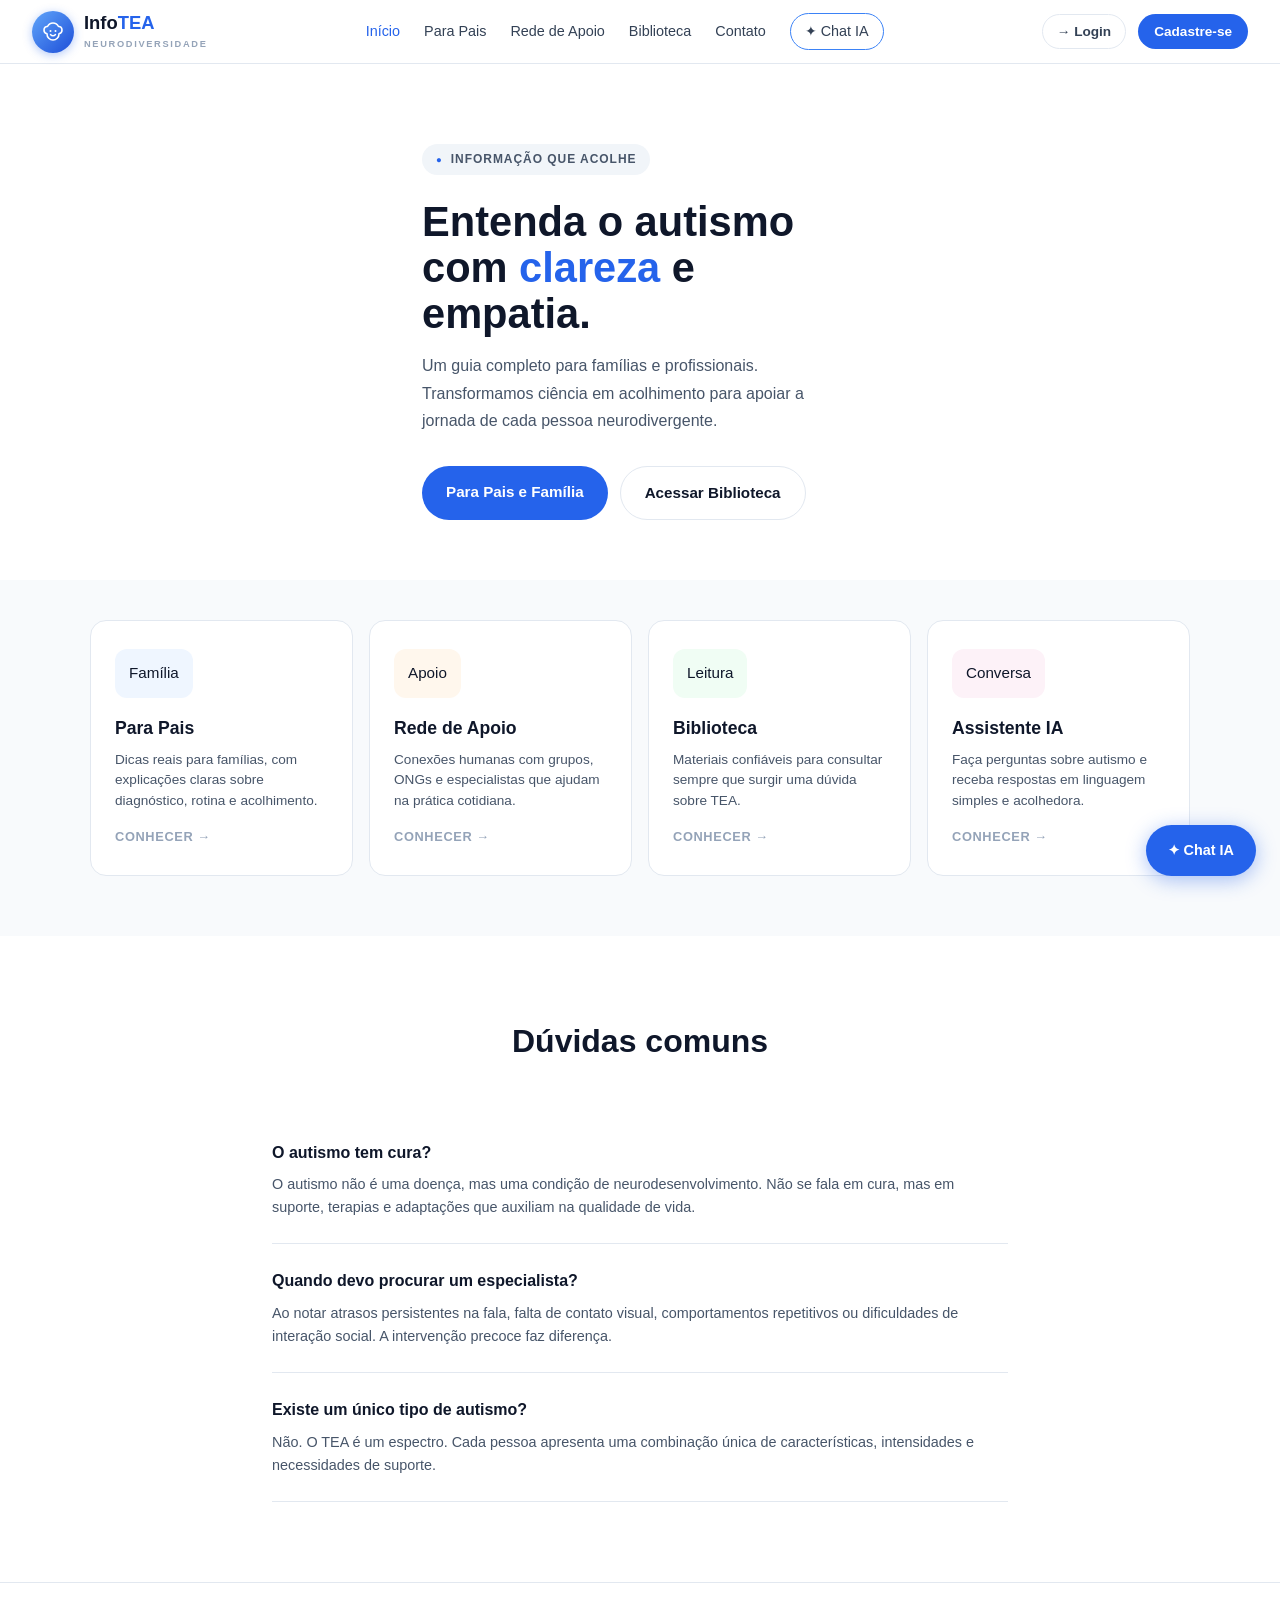
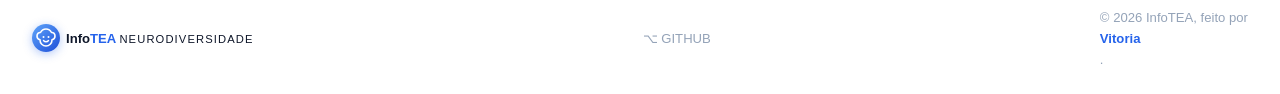
<file: index.html>
﻿<!DOCTYPE html>
<html lang="pt-BR">
<head>
  <meta charset="UTF-8"/>
  <meta name="viewport" content="width=device-width, initial-scale=1.0"/>
  <title>InfoTEA - Neurodiversidade</title>
  <link rel="stylesheet" href="css/novo-style.css"/>
</head>
<body>

<!-- ═════════════════════ NAVBAR ═════════════════════ -->
<nav>
  <a class="nav-logo" href="#" onclick="showPage('home')">
    <div class="nav-logo-icon">
      <svg viewBox="0 0 24 24" fill="none" xmlns="http://www.w3.org/2000/svg">
        <path d="M12 3C9.5 3 7.5 4.5 6.5 6.5C5 6.2 3 7.5 3 10C3 12 4.5 13.5 6 13.8V14C6 17.3 8.7 20 12 20C15.3 20 18 17.3 18 14V13.8C19.5 13.5 21 12 21 10C21 7.5 19 6.2 17.5 6.5C16.5 4.5 14.5 3 12 3Z" stroke="white" stroke-width="1.6" stroke-linejoin="round"/>
        <circle cx="9.5" cy="11" r="1" fill="white"/>
        <circle cx="14.5" cy="11" r="1" fill="white"/>
        <path d="M9.5 14.5C10.2 15.4 11 15.8 12 15.8C13 15.8 13.8 15.4 14.5 14.5" stroke="white" stroke-width="1.4" stroke-linecap="round"/>
      </svg>
    </div>
    <div>
      <span class="nav-logo-text">Info<span>TEA</span></span>
      <span class="nav-logo-sub">Neurodiversidade</span>
    </div>
  </a>

  <div class="nav-links" id="navLinks">
    <a href="#" onclick="showPage('home')" class="active" id="nav-home">Início</a>
    <a href="#" onclick="showPage('pais')" id="nav-pais">Para Pais</a>
    <a href="#" onclick="showPage('rede')" id="nav-rede">Rede de Apoio</a>
    <a href="#" onclick="showPage('biblioteca')" id="nav-bib">Biblioteca</a>
    <a href="#" onclick="showPage('contato')" id="nav-contato">Contato</a>
    <a href="#" onclick="showPage('chat')" class="nav-chat" id="nav-chat">✦ Chat IA</a>
    <a href="#" onclick="showPage('login')" class="btn-login" id="nav-login" style="display:none;">→ Login</a>
    <a href="#" onclick="showPage('cadastro')" class="btn-cad" id="nav-cad" style="display:none;">Cadastre-se</a>
  </div>

  <div class="nav-actions" id="navActions">
    <a href="#" onclick="showPage('login')" class="btn-login" id="nav-login2">→ Login</a>
    <a href="#" onclick="showPage('cadastro')" class="btn-cad" id="nav-cad2">Cadastre-se</a>
  </div>

  <div class="nav-user" id="userGreeting" style="display:none;">
    Olá, <span id="userNameDisplay"></span>
  </div>

  <button class="nav-mobile-toggle" onclick="toggleNav()">☰</button>
</nav>

<!-- ═════════════════════ HOME ═════════════════════ -->
<div class="page active" id="page-home">
  <div class="hero">
    <div class="hero-tag">Informação que acolhe</div>
    <div class="home-toast" id="home-toast">Bem-vindo(a)! Estamos felizes por você estar aqui.</div>
    <h1>Entenda o autismo com <span class="accent">clareza</span> e empatia.</h1>
    <p>Um guia completo para famílias e profissionais. Transformamos ciência em acolhimento para apoiar a jornada de cada pessoa neurodivergente.</p>
    <div class="hero-btns">
      <a href="#" class="btn-primary" onclick="showPage('pais')">Para Pais e Família</a>
      <a href="#" class="btn-secondary" onclick="showPage('biblioteca')">Acessar Biblioteca</a>
    </div>
  </div>

  <div class="cards-section">
    <div class="cards-grid">
      <div class="card" onclick="showPage('pais')">
        <div class="card-icon blue">Família</div>
        <h3>Para Pais</h3>
        <p>Dicas reais para famílias, com explicações claras sobre diagnóstico, rotina e acolhimento.</p>
        <div class="card-link">CONHECER →</div>
      </div>
      <div class="card" onclick="showPage('rede')">
        <div class="card-icon orange">Apoio</div>
        <h3>Rede de Apoio</h3>
        <p>Conexões humanas com grupos, ONGs e especialistas que ajudam na prática cotidiana.</p>
        <div class="card-link">CONHECER →</div>
      </div>
      <div class="card" onclick="showPage('biblioteca')">
        <div class="card-icon teal">Leitura</div>
        <h3>Biblioteca</h3>
        <p>Materiais confiáveis para consultar sempre que surgir uma dúvida sobre TEA.</p>
        <div class="card-link">CONHECER →</div>
      </div>
      <div class="card" onclick="showPage('chat')">
        <div class="card-icon pink">Conversa</div>
        <h3>Assistente IA</h3>
        <p>Faça perguntas sobre autismo e receba respostas em linguagem simples e acolhedora.</p>
        <div class="card-link">CONHECER →</div>
      </div>
    </div>
  </div>

  <div class="faq-section">
    <h2>Dúvidas comuns</h2>
    <div class="faq-item">
      <h4>O autismo tem cura?</h4>
      <p>O autismo não é uma doença, mas uma condição de neurodesenvolvimento. Não se fala em cura, mas em suporte, terapias e adaptações que auxiliam na qualidade de vida.</p>
    </div>
    <div class="faq-item">
      <h4>Quando devo procurar um especialista?</h4>
      <p>Ao notar atrasos persistentes na fala, falta de contato visual, comportamentos repetitivos ou dificuldades de interação social. A intervenção precoce faz diferença.</p>
    </div>
    <div class="faq-item">
      <h4>Existe um único tipo de autismo?</h4>
      <p>Não. O TEA é um espectro. Cada pessoa apresenta uma combinação única de características, intensidades e necessidades de suporte.</p>
    </div>
  </div>

  <footer>
    <a href="#" onclick="showPage('home')">
      <div class="nav-logo-icon" style="width:28px;height:28px;"><svg viewBox="0 0 24 24" fill="none"><path d="M12 3C9.5 3 7.5 4.5 6.5 6.5C5 6.2 3 7.5 3 10C3 12 4.5 13.5 6 13.8V14C6 17.3 8.7 20 12 20C15.3 20 18 17.3 18 14V13.8C19.5 13.5 21 12 21 10C21 7.5 19 6.2 17.5 6.5C16.5 4.5 14.5 3 12 3Z" stroke="white" stroke-width="1.6" stroke-linejoin="round"/><circle cx="9.5" cy="11" r="1" fill="white"/><circle cx="14.5" cy="11" r="1" fill="white"/><path d="M9.5 14.5C10.2 15.4 11 15.8 12 15.8C13 15.8 13.8 15.4 14.5 14.5" stroke="white" stroke-width="1.4" stroke-linecap="round"/></svg></div>
      <span style="font-weight:700;color:var(--navy);">Info<span style="color:var(--blue);">TEA</span> <span style="font-weight:400;font-size:0.7rem;letter-spacing:.1em;">NEURODIVERSIDADE</span></span>
    </a>
    <a href="https://github.com/Vitoria1705?tab=repositories" target="_blank">⌥ GITHUB</a>
    <span>© 2026 InfoTEA, feito por <a href="https://github.com/Vitoria1705?tab=repositories" target="_blank" style="color:var(--blue);font-weight:600;">Vitoria</a>.</span>
  </footer>
</div>

<!-- ═════════════════════ PARA PAIS ═════════════════════ -->
<div class="page" id="page-pais">
  <div class="section-hero">
    <h1>Para pais e família</h1>
    <p>Acolher é o primeiro passo do cuidado. Reunimos as informações mais importantes que toda família precisa saber para apoiar uma criança ou adolescente no espectro autista.</p>
  </div>

  <div class="slides-wrapper">
    <div class="slide-card active" id="slide-0">
      <div class="slide-num">01 / 06</div>
      <h2>Sinais de alerta</h2>
      <p class="slide-sub">O que observar no comportamento do seu filho desde os primeiros meses.</p>
      <ul>
        <li>Pouco ou nenhum contato visual quando chamado pelo nome.</li>
        <li>Atraso na fala ou perda de palavras já aprendidas.</li>
        <li>Movimentos repetitivos (balançar mãos, girar objetos, alinhar brinquedos).</li>
        <li>Reações intensas a sons, luzes, texturas ou cheiros.</li>
        <li>Dificuldade em brincar de faz-de-conta ou em interagir com outras crianças.</li>
      </ul>
      <div class="slide-nav">
        <button disabled>← Anterior</button>
        <span class="slide-progress">1 de 6</span>
        <button onclick="nextSlide()">Próximo →</button>
      </div>
    </div>

    <div class="slide-card" id="slide-1">
      <div class="slide-num">02 / 06</div>
      <h2>Como buscar o diagnóstico</h2>
      <p class="slide-sub">O caminho até um laudo confiável envolve uma equipe multidisciplinar.</p>
      <ul>
        <li>Comece pelo pediatra, peça uma avaliação do desenvolvimento.</li>
        <li>Procure um neuropediatra, psiquiatra infantil ou neuropsicólogo.</li>
        <li>Avaliações complementares: fonoaudiologia, terapia ocupacional e psicologia.</li>
        <li>Não existe exame de sangue ou imagem que diagnostique TEA, o diagnóstico é clínico.</li>
        <li>Quanto mais cedo iniciar o suporte, melhores os resultados.</li>
      </ul>
      <div class="slide-nav">
        <button onclick="prevSlide()">← Anterior</button>
        <span class="slide-progress">2 de 6</span>
        <button onclick="nextSlide()">Próximo →</button>
      </div>
    </div>

    <div class="slide-card" id="slide-2">
      <div class="slide-num">03 / 06</div>
      <h2>Rotina em casa</h2>
      <p class="slide-sub">Previsibilidade reduz a ansiedade e dá segurança à criança.</p>
      <ul>
        <li>Use quadros visuais com a sequência do dia (acordar, escola, almoço, terapia).</li>
        <li>Antecipe mudanças: avise antes de sair, trocar de atividade ou receber visita.</li>
        <li>Crie um cantinho de regulação com itens sensoriais (almofadas, fones, brinquedos).</li>
        <li>Reforce as conquistas com elogios concretos: "Você guardou os brinquedos sozinho!"</li>
        <li>Cuide do ambiente sensorial: luzes amenas, sons controlados, roupas confortáveis.</li>
      </ul>
      <div class="slide-nav">
        <button onclick="prevSlide()">← Anterior</button>
        <span class="slide-progress">3 de 6</span>
        <button onclick="nextSlide()">Próximo →</button>
      </div>
    </div>

    <div class="slide-card" id="slide-3">
      <div class="slide-num">04 / 06</div>
      <h2>Direitos garantidos por lei</h2>
      <p class="slide-sub">Conhecer a legislação é parte do cuidado.</p>
      <ul>
        <li>Lei 12.764/2012 (Berenice Piana): equipara a pessoa com TEA à pessoa com deficiência.</li>
        <li>Lei Brasileira de Inclusão (13.146/2015): garante acessibilidade e inclusão.</li>
        <li>Carteira de Identificação da Pessoa com TEA (CIPTEA): direito a prioridade em filas e atendimentos.</li>
        <li>BPC/LOAS: benefício para famílias de baixa renda.</li>
        <li>Cobertura obrigatória por planos de saúde de terapias como ABA, fono, TO e psicologia.</li>
      </ul>
      <div class="slide-nav">
        <button onclick="prevSlide()">← Anterior</button>
        <span class="slide-progress">4 de 6</span>
        <button onclick="nextSlide()">Próximo →</button>
      </div>
    </div>

    <div class="slide-card" id="slide-4">
      <div class="slide-num">05 / 06</div>
      <h2>Escola inclusiva</h2>
      <p class="slide-sub">A escola é um direito, e adaptações são obrigatórias.</p>
      <ul>
        <li>Toda escola, pública ou privada, é obrigada a matricular crianças com TEA.</li>
        <li>Direito a profissional de apoio escolar quando necessário.</li>
        <li>Plano Educacional Individualizado (PEI) deve ser construído junto com a família.</li>
        <li>Avaliações e atividades podem ser adaptadas ao perfil do estudante.</li>
        <li>Mantenha diálogo aberto e frequente com professores e coordenação.</li>
      </ul>
      <div class="slide-nav">
        <button onclick="prevSlide()">← Anterior</button>
        <span class="slide-progress">5 de 6</span>
        <button onclick="nextSlide()">Próximo →</button>
      </div>
    </div>

    <div class="slide-card" id="slide-5">
      <div class="slide-num">06 / 06</div>
      <h2>Cuidando de quem cuida</h2>
      <p class="slide-sub">Você não precisa (e não deve) dar conta de tudo sozinho.</p>
      <ul>
        <li>Reserve momentos só para você, não é egoísmo, é sustentabilidade.</li>
        <li>Procure grupos de pais: trocar experiências alivia e ensina.</li>
        <li>Considere acompanhamento psicológico para a família toda.</li>
        <li>Divida tarefas com parceiro(a), familiares e rede de apoio.</li>
        <li>Lembre-se: criança regulada nasce de adulto regulado.</li>
      </ul>
      <div class="slide-nav">
        <button onclick="prevSlide()">← Anterior</button>
        <span class="slide-progress">6 de 6</span>
        <button disabled>Próximo →</button>
      </div>
    </div>
  </div>

  <footer>
    <a href="#" onclick="showPage('home')">
      <div class="nav-logo-icon" style="width:28px;height:28px;"><svg viewBox="0 0 24 24" fill="none"><path d="M12 3C9.5 3 7.5 4.5 6.5 6.5C5 6.2 3 7.5 3 10C3 12 4.5 13.5 6 13.8V14C6 17.3 8.7 20 12 20C15.3 20 18 17.3 18 14V13.8C19.5 13.5 21 12 21 10C21 7.5 19 6.2 17.5 6.5C16.5 4.5 14.5 3 12 3Z" stroke="white" stroke-width="1.6" stroke-linejoin="round"/><circle cx="9.5" cy="11" r="1" fill="white"/><circle cx="14.5" cy="11" r="1" fill="white"/><path d="M9.5 14.5C10.2 15.4 11 15.8 12 15.8C13 15.8 13.8 15.4 14.5 14.5" stroke="white" stroke-width="1.4" stroke-linecap="round"/></svg></div>
      <span style="font-weight:700;color:var(--navy);">Info<span style="color:var(--blue);">TEA</span></span>
    </a>
    <a href="https://github.com/Vitoria1705?tab=repositories" target="_blank">⌥ GITHUB</a>
    <span>© 2026 InfoTEA, feito por <a href="https://github.com/Vitoria1705?tab=repositories" target="_blank" style="color:var(--blue);font-weight:600;">Vitoria</a>.</span>
  </footer>
</div>

<!-- ═════════════════════ REDE DE APOIO ═════════════════════ -->
<div class="page" id="page-rede">
  <div class="rede-hero">
    <h1>Rede de apoio</h1>
    <p style="color:var(--gray-600)">Ninguém precisa caminhar sozinho. Conheça organizações, ONGs e movimentos que apoiam pessoas autistas e suas famílias em todo o Brasil.</p>
  </div>

  <div class="rede-grid">
    <div class="rede-card">
      <div class="rede-tag">ONG nacional</div>
      <h3>AMA - Associação de Amigos do Autista</h3>
      <p>Atendimento clínico, educacional e suporte às famílias desde 1983.</p>
      <div class="rede-loc">📍 São Paulo, SP</div>
      <a href="https://ama.org.br" target="_blank">ama.org.br ↗</a>
    </div>
    <div class="rede-card">
      <div class="rede-tag">Defesa de direitos</div>
      <h3>Abraça - Associação Brasileira para Ação por Direitos das Pessoas Autistas</h3>
      <p>Atuação política, jurídica e de conscientização sobre direitos das pessoas no espectro.</p>
      <div class="rede-loc">📍 Brasília, DF</div>
      <a href="https://abraca.autismobrasil.org" target="_blank">abraca.autismobrasil.org ↗</a>
    </div>
    <div class="rede-card">
      <div class="rede-tag">Pesquisa e genética</div>
      <h3>Tismoo</h3>
      <p>Pesquisa científica em autismo e medicina personalizada baseada em genética.</p>
      <div class="rede-loc">📍 São Paulo, SP</div>
      <a href="https://tismoo.us" target="_blank">tismoo.us ↗</a>
    </div>
    <div class="rede-card">
      <div class="rede-tag">Movimento social</div>
      <h3>Movimento Orgulho Autista Brasil</h3>
      <p>Pais, mães, autistas e profissionais unidos pela aceitação e inclusão.</p>
      <div class="rede-loc">📍 Nacional</div>
      <a href="https://moab.org.br" target="_blank">moab.org.br ↗</a>
    </div>
    <div class="rede-card">
      <div class="rede-tag">Educação inclusiva</div>
      <h3>Instituto Inclusão Brasil</h3>
      <p>Formação de professores e consultoria para escolas inclusivas.</p>
      <div class="rede-loc">📍 Rio de Janeiro, RJ</div>
      <a href="https://inclusaobrasil.org.br" target="_blank">inclusaobrasil.org.br ↗</a>
    </div>
    <div class="rede-card">
      <div class="rede-tag">Informação e formação</div>
      <h3>Autismo & Realidade</h3>
      <p>Cursos, materiais e capacitação para famílias e profissionais.</p>
      <div class="rede-loc">📍 São Paulo, SP</div>
      <a href="https://autismoerealidade.org.br" target="_blank">autismoerealidade.org.br ↗</a>
    </div>
  </div>

  <div class="cvv-box">
    <strong>Precisa de ajuda agora?</strong><br>
    CVV - Centro de Valorização da Vida atende gratuitamente todos os dias, 24h, pelo telefone <strong>188</strong>.
  </div>

  <div class="partner-box">
    <div class="partner-tag">🤝 FAÇA PARTE</div>
    <h2>Venha ser nosso parceiro</h2>
    <p>Sua organização, escola ou clínica também atua com pessoas autistas? Cadastre-se gratuitamente e amplie o alcance do seu trabalho conectando-se a famílias que precisam de apoio.</p>
    <a href="#" class="btn-dark" onclick="showPage('contato')">Cadastrar minha instituição →</a>
  </div>

  <footer>
    <a href="#" onclick="showPage('home')">
      <div class="nav-logo-icon" style="width:28px;height:28px;"><svg viewBox="0 0 24 24" fill="none"><path d="M12 3C9.5 3 7.5 4.5 6.5 6.5C5 6.2 3 7.5 3 10C3 12 4.5 13.5 6 13.8V14C6 17.3 8.7 20 12 20C15.3 20 18 17.3 18 14V13.8C19.5 13.5 21 12 21 10C21 7.5 19 6.2 17.5 6.5C16.5 4.5 14.5 3 12 3Z" stroke="white" stroke-width="1.6" stroke-linejoin="round"/><circle cx="9.5" cy="11" r="1" fill="white"/><circle cx="14.5" cy="11" r="1" fill="white"/><path d="M9.5 14.5C10.2 15.4 11 15.8 12 15.8C13 15.8 13.8 15.4 14.5 14.5" stroke="white" stroke-width="1.4" stroke-linecap="round"/></svg></div>
      <span style="font-weight:700;color:var(--navy);">Info<span style="color:var(--blue);">TEA</span></span>
    </a>
    <a href="https://github.com/Vitoria1705?tab=repositories" target="_blank">⌥ GITHUB</a>
    <span>© 2026 InfoTEA, feito por <a href="https://github.com/Vitoria1705?tab=repositories" target="_blank" style="color:var(--blue);font-weight:600;">Vitoria</a>.</span>
  </footer>
</div>

<!-- ═════════════════════ BIBLIOTECA ═════════════════════ -->
<div class="page" id="page-biblioteca">
  <div class="section-hero">
    <h1>Biblioteca</h1>
    <p>Materiais selecionados, sempre gratuitos. Cartilhas oficiais, artigos científicos, ebooks, vídeos e podcasts revisados pela nossa equipe para apoiar pais, educadores e profissionais.</p>
  </div>

  <div class="bib-grid">
    <div class="bib-card">
      <span class="bib-type type-cartilha">Cartilha oficial</span>
      <h3>Linha de Cuidado para a Atenção às Pessoas com TEA</h3>
      <p>Documento do Ministério da Saúde com orientações sobre identificação precoce, diagnóstico e cuidado integral no SUS.</p>
      <div class="bib-footer">
        <span class="bib-source">Ministério da Saúde</span>
        <a href="https://bvsms.saude.gov.br/bvs/publicacoes/linha_cuidado_atencao_pessoas_transtorno.pdf" target="_blank" class="bib-link">Acessar</a>
      </div>
    </div>
    <div class="bib-card">
      <span class="bib-type type-ebook">Ebook</span>
      <h3>Lei Brasileira de Inclusão (LBI) comentada</h3>
      <p>Versão acessível da Lei 13.146/2015, garantindo direitos da pessoa com deficiência, incluindo TEA.</p>
      <div class="bib-footer">
        <span class="bib-source">Senado Federal</span>
        <a href="https://www2.senado.leg.br/bdsf/handle/id/513623" target="_blank" class="bib-link">Acessar</a>
      </div>
    </div>
    <div class="bib-card">
      <span class="bib-type type-artigo">Artigo científico</span>
      <h3>Sinais precoces de TEA: revisão sistemática</h3>
      <p>Estudo de revisão sobre marcos do desenvolvimento e indicadores observáveis entre 0 e 36 meses.</p>
      <div class="bib-footer">
        <span class="bib-source">SciELO Brasil</span>
        <a href="https://www.scielo.br/j/csc/a/zKM3PLNS5BkBJ6JYCnSwS3w/?lang=pt" target="_blank" class="bib-link">Acessar</a>
      </div>
    </div>
    <div class="bib-card">
      <span class="bib-type type-manual">Manual escolar</span>
      <h3>A inclusão escolar de alunos com TEA</h3>
      <p>Orientações práticas para gestores, professores e famílias sobre o Plano Educacional Individualizado.</p>
      <div class="bib-footer">
        <span class="bib-source">MEC - Secadi</span>
        <a href="http://portal.mec.gov.br/secadi" target="_blank" class="bib-link">Acessar</a>
      </div>
    </div>
    <div class="bib-card">
      <span class="bib-type type-video">Vídeo (TED)</span>
      <h3>Como o autismo me libertou para ser eu mesma</h3>
      <p>Talk de Rosie King em português: a perspectiva de uma jovem autista sobre identidade e neurodiversidade.</p>
      <div class="bib-footer">
        <span class="bib-source">TED</span>
        <a href="https://www.ted.com/talks/rosie_king_how_autism_freed_me_to_be_myself?language=pt-br" target="_blank" class="bib-link">Acessar</a>
      </div>
    </div>
    <div class="bib-card">
      <span class="bib-type type-podcast">Podcast</span>
      <h3>Introvertendo - vozes autistas</h3>
      <p>Podcast feito por autistas com episódios sobre rotina, escola, trabalho, masking e direitos.</p>
      <div class="bib-footer">
        <span class="bib-source">Introvertendo</span>
        <a href="https://introvertendo.com.br/" target="_blank" class="bib-link">Acessar</a>
      </div>
    </div>
  </div>

  <p class="bib-suggest">Conhece algum material gratuito e confiável que poderia entrar nesta lista? <a href="#" onclick="showPage('contato')">Envie sua sugestão</a>.</p>

  <footer>
    <a href="#" onclick="showPage('home')">
      <div class="nav-logo-icon" style="width:28px;height:28px;"><svg viewBox="0 0 24 24" fill="none"><path d="M12 3C9.5 3 7.5 4.5 6.5 6.5C5 6.2 3 7.5 3 10C3 12 4.5 13.5 6 13.8V14C6 17.3 8.7 20 12 20C15.3 20 18 17.3 18 14V13.8C19.5 13.5 21 12 21 10C21 7.5 19 6.2 17.5 6.5C16.5 4.5 14.5 3 12 3Z" stroke="white" stroke-width="1.6" stroke-linejoin="round"/><circle cx="9.5" cy="11" r="1" fill="white"/><circle cx="14.5" cy="11" r="1" fill="white"/><path d="M9.5 14.5C10.2 15.4 11 15.8 12 15.8C13 15.8 13.8 15.4 14.5 14.5" stroke="white" stroke-width="1.4" stroke-linecap="round"/></svg></div>
      <span style="font-weight:700;color:var(--navy);">Info<span style="color:var(--blue);">TEA</span></span>
    </a>
    <a href="https://github.com/Vitoria1705?tab=repositories" target="_blank">⌥ GITHUB</a>
    <span>© 2026 InfoTEA, feito por <a href="https://github.com/Vitoria1705?tab=repositories" target="_blank" style="color:var(--blue);font-weight:600;">Vitoria</a>.</span>
  </footer>
</div>

<!-- ═════════════════════ CONTATO ═════════════════════ -->
<div class="page" id="page-contato">
  <div class="contato-wrapper">
    <h1>Contato</h1>
    <p>Fale com a InfoTEA. Dúvidas, sugestões de pauta, parcerias com ONGs ou pedidos de imprensa, respondemos em até 3 dias úteis.</p>
    <div class="contato-meta">
      <div class="contato-meta-item"><strong>Onde estamos</strong>São Luís, Maranhão</div>
    </div>
    <div class="form-group">
      <label>NOME</label>
      <input type="text" placeholder="Seu nome completo" id="c-nome"/>
    </div>
    <div class="form-group">
      <label>E-MAIL</label>
      <input type="email" placeholder="seu@email.com" id="c-email"/>
    </div>
    <div class="form-group">
      <label>ASSUNTO</label>
      <input type="text" placeholder="Assunto da mensagem" id="c-assunto"/>
    </div>
    <div class="form-group">
      <label>MENSAGEM</label>
      <textarea placeholder="Escreva sua mensagem aqui..." id="c-msg"></textarea>
    </div>
    <button class="btn-primary" style="width:100%;border-radius:10px;padding:14px;" onclick="enviarContato()">Enviar mensagem</button>
    <div class="form-success" id="form-ok">✓ Mensagem enviada! Responderemos em até 3 dias úteis.</div>
  </div>
  <footer>
    <a href="#" onclick="showPage('home')">
      <div class="nav-logo-icon" style="width:28px;height:28px;"><svg viewBox="0 0 24 24" fill="none"><path d="M12 3C9.5 3 7.5 4.5 6.5 6.5C5 6.2 3 7.5 3 10C3 12 4.5 13.5 6 13.8V14C6 17.3 8.7 20 12 20C15.3 20 18 17.3 18 14V13.8C19.5 13.5 21 12 21 10C21 7.5 19 6.2 17.5 6.5C16.5 4.5 14.5 3 12 3Z" stroke="white" stroke-width="1.6" stroke-linejoin="round"/><circle cx="9.5" cy="11" r="1" fill="white"/><circle cx="14.5" cy="11" r="1" fill="white"/><path d="M9.5 14.5C10.2 15.4 11 15.8 12 15.8C13 15.8 13.8 15.4 14.5 14.5" stroke="white" stroke-width="1.4" stroke-linecap="round"/></svg></div>
      <span style="font-weight:700;color:var(--navy);">Info<span style="color:var(--blue);">TEA</span></span>
    </a>
    <a href="https://github.com/Vitoria1705?tab=repositories" target="_blank">⌥ GITHUB</a>
    <span>© 2026 InfoTEA, feito por <a href="https://github.com/Vitoria1705?tab=repositories" target="_blank" style="color:var(--blue);font-weight:600;">Vitoria</a>.</span>
  </footer>
</div>

<!-- ═════════════════════ CHAT IA ═════════════════════ -->
<div class="page" id="page-chat">
  <div style="max-width:720px;margin:0 auto;padding:40px 2rem 80px;">
    <div style="text-align:center;margin-bottom:2rem;">
      <h1 style="font-size:1.8rem;font-weight:900;margin-bottom:.5rem;">Chat IA - Assistente InfoTEA</h1>
      <p style="color:var(--gray-600);font-size:.9rem;">Tire dúvidas sobre TEA em tempo real. Nossas respostas são baseadas em informações científicas, mas não substituem orientação médica.</p>
    </div>
    <div id="chat-messages" style="background:var(--gray-50);border:1px solid var(--gray-200);border-radius:var(--radius);padding:24px;min-height:360px;max-height:500px;overflow-y:auto;display:flex;flex-direction:column;gap:12px;">
      <div style="background:white;border:1px solid var(--gray-200);border-radius:12px;padding:14px 18px;max-width:85%;font-size:.9rem;color:var(--gray-700);">
        <strong style="color:var(--blue);display:block;margin-bottom:4px;font-size:.75rem;">✦ Assistente InfoTEA</strong>
        Olá! Sou o assistente virtual do InfoTEA. Posso responder dúvidas sobre autismo, sinais, diagnóstico, direitos legais, rotina e muito mais. Como posso te ajudar?
      </div>
    </div>
    <div style="display:flex;gap:10px;margin-top:12px;">
      <input id="chat-input" type="text" placeholder="Escreva sua dúvida sobre TEA..." 
        style="flex:1;padding:12px 16px;border:1.5px solid var(--gray-200);border-radius:30px;font-size:.9rem;outline:none;font-family:var(--font);"
        onkeydown="if(event.key==='Enter')sendChat()"
        onfocus="this.style.borderColor='var(--blue)'" onblur="this.style.borderColor='var(--gray-200)'"/>
      <button class="btn-primary" style="border-radius:30px;padding:12px 22px;" onclick="sendChat()">Enviar</button>
    </div>
    <div style="margin-top:12px;display:flex;gap:8px;flex-wrap:wrap;">
      <button onclick="quickChat('O que é TEA?')" style="background:var(--gray-100);border:none;border-radius:20px;padding:6px 14px;font-size:.8rem;cursor:pointer;color:var(--gray-700);">O que é TEA?</button>
      <button onclick="quickChat('Como percebo sinais de autismo em bebês?')" style="background:var(--gray-100);border:none;border-radius:20px;padding:6px 14px;font-size:.8rem;cursor:pointer;color:var(--gray-700);">Sinais em bebês</button>
      <button onclick="quickChat('Quais direitos tenho como pai ou mãe de criança autista?')" style="background:var(--gray-100);border:none;border-radius:20px;padding:6px 14px;font-size:.8rem;cursor:pointer;color:var(--gray-700);">Direitos e apoio</button>
    </div>
  </div>
</div>

<!-- ═════════════════════ LOGIN ═════════════════════ -->
<div class="page" id="page-login">
  <div class="auth-wrapper">
    <a href="#" class="auth-logo" onclick="showPage('home')">
      <div class="nav-logo-icon" style="width:28px;height:28px;"><svg viewBox="0 0 24 24" fill="none"><path d="M12 3C9.5 3 7.5 4.5 6.5 6.5C5 6.2 3 7.5 3 10C3 12 4.5 13.5 6 13.8V14C6 17.3 8.7 20 12 20C15.3 20 18 17.3 18 14V13.8C19.5 13.5 21 12 21 10C21 7.5 19 6.2 17.5 6.5C16.5 4.5 14.5 3 12 3Z" stroke="white" stroke-width="1.6" stroke-linejoin="round"/><circle cx="9.5" cy="11" r="1" fill="white"/><circle cx="14.5" cy="11" r="1" fill="white"/><path d="M9.5 14.5C10.2 15.4 11 15.8 12 15.8C13 15.8 13.8 15.4 14.5 14.5" stroke="white" stroke-width="1.4" stroke-linecap="round"/></svg></div>
      <div>
        <span class="nav-logo-text">Info<span>TEA</span></span>
        <span class="nav-logo-sub">NEURODIVERSIDADE</span>
      </div>
    </a>
    <div class="auth-box">
      <h2>Entrar</h2>
      <p class="auth-sub">Acesse para conversar com o assistente IA sobre autismo.</p>
      <div class="form-group">
        <label>NOME</label>
        <input id="login-name" type="text" placeholder="Seu nome completo"/>
      </div>
      <div class="form-group">
        <label>E-MAIL</label>
        <input id="login-email" type="email" placeholder="seu@email.com"/>
      </div>
      <div class="form-group">
        <label>SENHA</label>
        <input id="login-password" type="password" placeholder="••••••••"/>
      </div>
      <button class="btn-primary" style="width:100%;border-radius:10px;padding:14px;" onclick="loginSuccess()">Entrar</button>
      <div class="auth-success" id="login-ok">Login realizado com sucesso. Bem-vindo(a) de volta!</div>
      <div class="auth-toggle">Não tem conta? <a onclick="showPage('cadastro')">Cadastre-se agora</a></div>
    </div>
  </div>
</div>

<!-- ═════════════════════ CADASTRO ═════════════════════ -->
<div class="page" id="page-cadastro">
  <div class="auth-wrapper">
    <a href="#" class="auth-logo" onclick="showPage('home')">
      <div class="nav-logo-icon" style="width:28px;height:28px;"><svg viewBox="0 0 24 24" fill="none"><path d="M12 3C9.5 3 7.5 4.5 6.5 6.5C5 6.2 3 7.5 3 10C3 12 4.5 13.5 6 13.8V14C6 17.3 8.7 20 12 20C15.3 20 18 17.3 18 14V13.8C19.5 13.5 21 12 21 10C21 7.5 19 6.2 17.5 6.5C16.5 4.5 14.5 3 12 3Z" stroke="white" stroke-width="1.6" stroke-linejoin="round"/><circle cx="9.5" cy="11" r="1" fill="white"/><circle cx="14.5" cy="11" r="1" fill="white"/><path d="M9.5 14.5C10.2 15.4 11 15.8 12 15.8C13 15.8 13.8 15.4 14.5 14.5" stroke="white" stroke-width="1.4" stroke-linecap="round"/></svg></div>
      <div>
        <span class="nav-logo-text">Info<span>TEA</span></span>
        <span class="nav-logo-sub">NEURODIVERSIDADE</span>
      </div>
    </a>
    <div class="auth-box">
      <h2>Criar conta</h2>
      <p class="auth-sub">Crie uma conta gratuita em segundos.</p>
      <div class="form-group">
        <label>NOME</label>
        <input id="signup-name" type="text" placeholder="Seu nome completo"/>
      </div>
      <div class="form-group">
        <label>E-MAIL</label>
        <input id="signup-email" type="email" placeholder="seu@email.com"/>
      </div>
      <div class="form-group">
        <label>SENHA</label>
        <input id="signup-password" type="password" placeholder="••••••••"/>
        <p class="pwd-hint">Use ao menos 8 caracteres, combinando letras, números e símbolos.</p>
      </div>
      <button class="btn-primary" style="width:100%;border-radius:10px;padding:14px;" onclick="cadastroSuccess()">Cadastre-se</button>
      <div class="auth-success" id="signup-ok">Sua conta foi criada com sucesso! Agora você pode fazer login ou usar o chat.</div>
      <div class="auth-toggle">Já tem conta? <a onclick="showPage('login')">Fazer login</a></div>
    </div>
  </div>
</div>

<!-- ═════════════════════ CHAT FAB ═════════════════════ -->
<a href="#" class="chat-fab" id="chatFab" onclick="showPage('chat')">✦ Chat IA</a>

<script src="js/novo-main.js"></script>
</body>
</html>
</file>
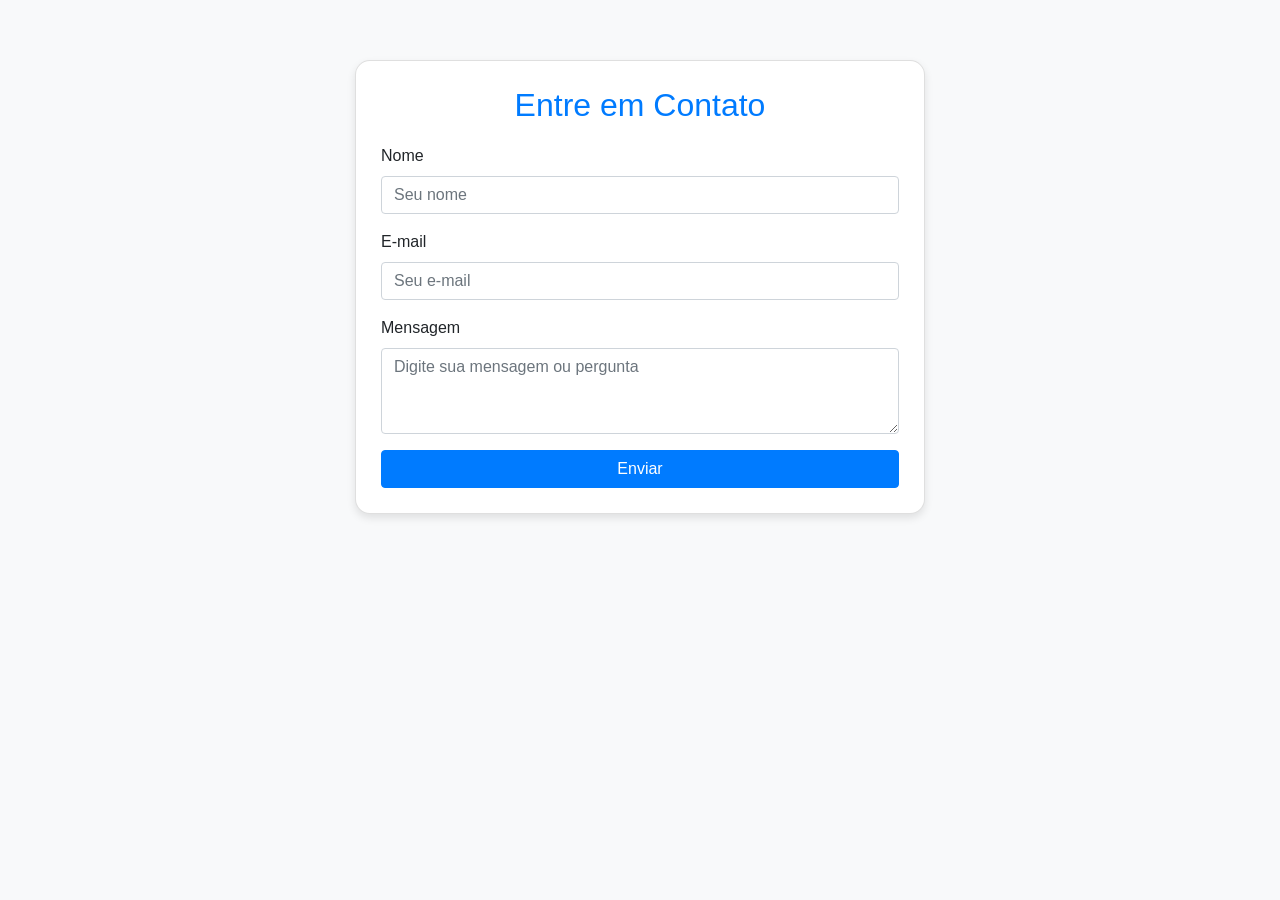
<file: contato.html>
<!DOCTYPE html>
<html lang="pt-br">
<head>
  <meta charset="UTF-8">
  <meta name="viewport" content="width=device-width, initial-scale=1.0">
  <title>Contato</title>
  <link rel="stylesheet" href="https://stackpath.bootstrapcdn.com/bootstrap/4.6.0/css/bootstrap.min.css">
  <style>
    body {
      font-family: Arial, sans-serif;
      background: #f8f9fa;
    }
    .container {
      max-width: 600px;
      margin-top: 60px;
    }
    .card {
      border-radius: 15px;
      box-shadow: 0 4px 8px rgba(0,0,0,0.1);
      padding: 25px;
    }
    h2 {
      text-align: center;
      color: #007BFF;
      margin-bottom: 20px;
    }
    button {
      width: 100%;
    }
  </style>
</head>
<body>

  <div class="container">
    <div class="card">
      <h2>Entre em Contato</h2>
      <form action="https://formsubmit.co/fernandesescorcio4@gmail.com" method="POST">
        <!-- Configurações extras -->
        <input type="hidden" name="_captcha" value="false">
        <input type="hidden" name="_next" value="obrigado.html">

        <div class="form-group">
          <label for="nome">Nome</label>
          <input type="text" name="nome" class="form-control" id="nome" placeholder="Seu nome" required>
        </div>
        <div class="form-group">
          <label for="email">E-mail</label>
          <input type="email" name="email" class="form-control" id="email" placeholder="Seu e-mail" required>
        </div>
        <div class="form-group">
          <label for="mensagem">Mensagem</label>
          <textarea name="mensagem" class="form-control" id="mensagem" rows="3" placeholder="Digite sua mensagem ou pergunta" required></textarea>
        </div>
        <button type="submit" class="btn btn-primary">Enviar</button>
      </form>
    </div>
  </div>

</body>
</html>
</file>
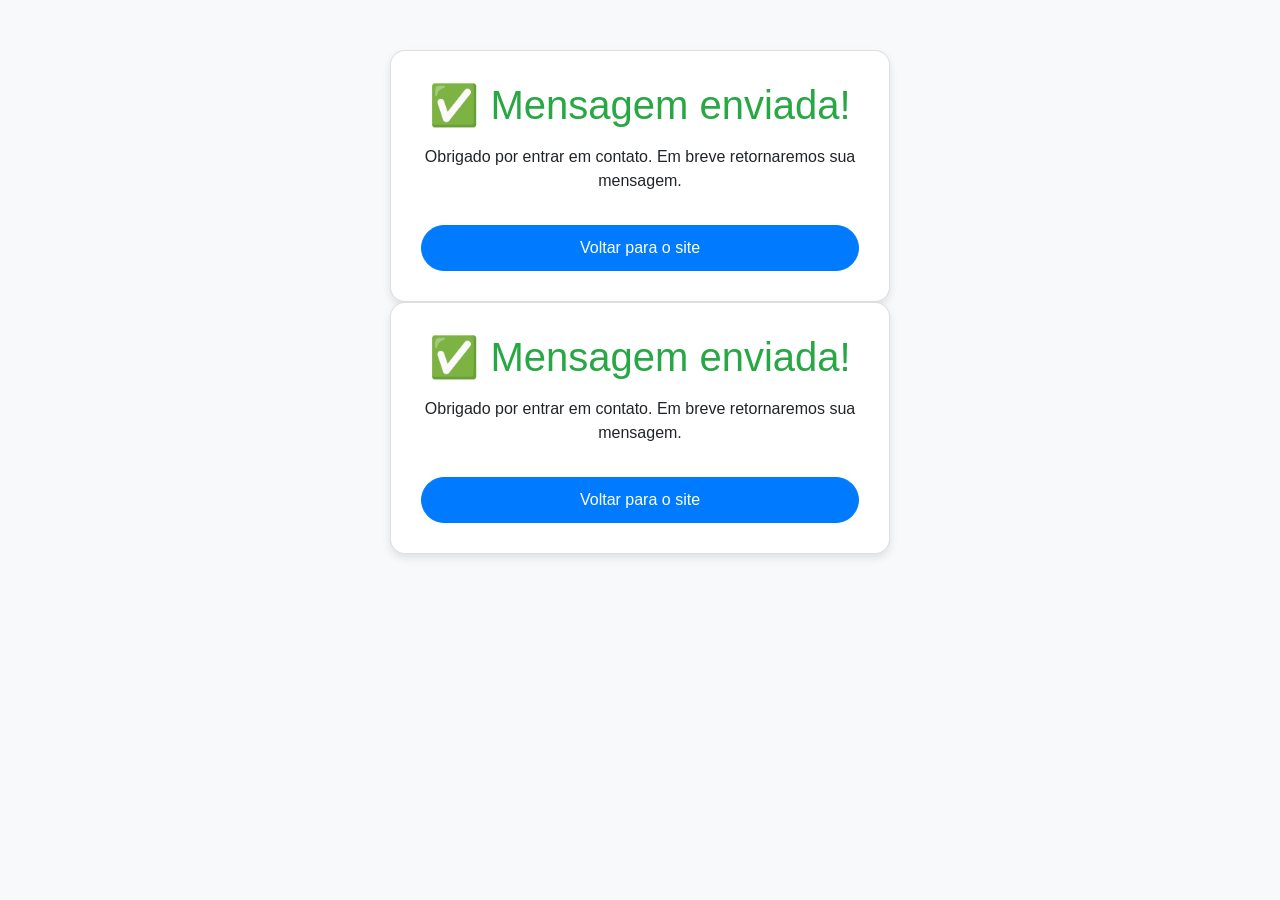
<file: obrigado.html>
<!DOCTYPE html>
<html lang="pt-br">
<head>
  <meta charset="UTF-8">
  <meta name="viewport" content="width=device-width, initial-scale=1.0">
  <title>Obrigado!</title>
  <!-- Bootstrap 4.6 -->
  <link rel="stylesheet" href="https://stackpath.bootstrapcdn.com/bootstrap/4.6.0/css/bootstrap.min.css">
  <style>
    body {
      font-family: Arial, sans-serif;
      background: #f8f9fa;
      text-align: center;
      padding: 50px 20px;
    }
    .card {
      border-radius: 15px;
      box-shadow: 0 4px 8px rgba(0,0,0,0.1);
      padding: 30px;
      background: white;
      max-width: 500px;
      margin: auto;
    }
    .btn-primary {
      border-radius: 25px;
      padding: 10px 20px;
    }
  </style>
</head>
<body>

  <div class="card">
    <h1 class="text-success mb-3">✅ Mensagem enviada!</h1>
    <p>Obrigado por entrar em contato. Em breve retornaremos sua mensagem.</p>
    <a href="index.html" class="btn btn-primary mt-3">Voltar para o site</a>
  </div>

</body>
</html>
<!DOCTYPE html>
<html lang="pt-br">
<head>
  <meta charset="UTF-8">
  <meta name="viewport" content="width=device-width, initial-scale=1.0">
  <title>Obrigado!</title>
  <!-- Bootstrap 4.6 -->
  <link rel="stylesheet" href="https://stackpath.bootstrapcdn.com/bootstrap/4.6.0/css/bootstrap.min.css">
  <style>
    body {
      font-family: Arial, sans-serif;
      background: #f8f9fa;
      text-align: center;
      padding: 50px 20px;
    }
    .card {
      border-radius: 15px;
      box-shadow: 0 4px 8px rgba(0,0,0,0.1);
      padding: 30px;
      background: white;
      max-width: 500px;
      margin: auto;
    }
    .btn-primary {
      border-radius: 25px;
      padding: 10px 20px;
    }
  </style>
</head>
<body>

  <div class="card">
    <h1 class="text-success mb-3">✅ Mensagem enviada!</h1>
    <p>Obrigado por entrar em contato. Em breve retornaremos sua mensagem.</p>
    <a href="index.html" class="btn btn-primary mt-3">Voltar para o site</a>
  </div>

</body>
</html>
</file>
<file: css/novo-style.css>
*, *::before, *::after {
  box-sizing: border-box;
  margin: 0;
  padding: 0;
}

:root {
  --blue: #2563EB;
  --blue-light: #3B82F6;
  --blue-dark: #1D4ED8;
  --navy: #0F172A;
  --navy-mid: #1E293B;
  --orange: #F97316;
  --white: #FFFFFF;
  --gray-50: #F8FAFC;
  --gray-100: #F1F5F9;
  --gray-200: #E2E8F0;
  --gray-400: #94A3B8;
  --gray-600: #475569;
  --gray-700: #334155;
  --gray-900: #0F172A;
  --radius: 16px;
  --radius-sm: 10px;
  --font: 'Inter', -apple-system, BlinkMacSystemFont, sans-serif;
}

html {
  scroll-behavior: smooth;
}

body {
  font-family: var(--font);
  color: var(--gray-900);
  background: var(--white);
  line-height: 1.6;
}

/* ════════════════ NAVBAR ════════════════ */
nav {
  position: fixed;
  top: 0;
  left: 0;
  right: 0;
  z-index: 100;
  background: rgba(255, 255, 255, 0.95);
  backdrop-filter: blur(10px);
  border-bottom: 1px solid var(--gray-200);
  display: flex;
  align-items: center;
  justify-content: space-between;
  padding: 0 2rem;
  height: 64px;
}

.nav-logo {
  display: flex;
  align-items: center;
  gap: 10px;
  text-decoration: none;
}

.nav-logo-icon {
  width: 42px;
  height: 42px;
  border-radius: 50%;
  background: linear-gradient(135deg, #60A5FA, var(--blue-dark));
  display: flex;
  align-items: center;
  justify-content: center;
  box-shadow: 0 2px 10px rgba(37, 99, 235, 0.35);
  flex-shrink: 0;
}

.nav-logo-icon svg {
  width: 24px;
  height: 24px;
}

.nav-logo-text {
  font-weight: 800;
  font-size: 1.15rem;
  color: var(--navy);
  line-height: 1.1;
}

.nav-logo-text span {
  color: var(--blue);
}

.nav-logo-sub {
  font-size: 0.58rem;
  letter-spacing: 0.18em;
  color: var(--gray-400);
  font-weight: 600;
  display: block;
  margin-top: 1px;
  text-transform: uppercase;
}

.nav-links {
  display: flex;
  align-items: center;
  gap: 1.5rem;
}

.nav-links a {
  text-decoration: none;
  color: var(--gray-700);
  font-size: 0.9rem;
  font-weight: 500;
  transition: color 0.2s;
}

.nav-links a:hover,
.nav-links a.active {
  color: var(--blue);
}

.nav-chat {
  display: flex;
  align-items: center;
  gap: 6px;
  border: 1.5px solid var(--blue-light);
  color: var(--blue);
  padding: 6px 14px;
  border-radius: 20px;
  font-size: 0.85rem;
  font-weight: 600;
  text-decoration: none;
  transition: background 0.2s;
}

.nav-chat:hover {
  background: var(--blue);
  color: white;
}

.nav-actions {
  display: flex;
  align-items: center;
  gap: 0.75rem;
}

.nav-user {
  display: flex;
  align-items: center;
  gap: 8px;
  color: var(--gray-700);
  font-weight: 700;
  font-size: 0.9rem;
}

.home-toast {
  display: none;
  margin: 1rem 0 0;
  padding: 14px 18px;
  border-radius: 16px;
  background: rgba(37, 99, 235, 0.08);
  color: var(--blue-dark);
  border: 1px solid rgba(37, 99, 235, 0.18);
  font-size: 0.95rem;
}

.btn-login {
  display: flex;
  align-items: center;
  gap: 6px;
  border: 1.5px solid var(--gray-200);
  color: var(--gray-700);
  padding: 6px 14px;
  border-radius: 20px;
  font-size: 0.85rem;
  font-weight: 600;
  text-decoration: none;
  transition: border-color 0.2s;
}

.btn-login:hover {
  border-color: var(--blue);
  color: var(--blue);
}

.btn-cad {
  display: flex;
  align-items: center;
  gap: 6px;
  background: var(--blue);
  color: white;
  padding: 7px 16px;
  border-radius: 20px;
  font-size: 0.85rem;
  font-weight: 600;
  text-decoration: none;
  transition: background 0.2s;
}

.btn-cad:hover {
  background: var(--blue-dark);
}

/* ════════════════ PAGE SYSTEM ════════════════ */
.page {
  display: none;
  padding-top: 64px;
  min-height: 100vh;
}

.page.active {
  display: block;
}

/* ════════════════ HOME PAGE ════════════════ */
.hero {
  padding: 80px 2rem 60px;
  max-width: 500px;
  margin: 0 auto;
}

.hero-tag {
  display: inline-flex;
  align-items: center;
  gap: 8px;
  background: var(--gray-100);
  border-radius: 20px;
  padding: 6px 14px;
  font-size: 0.75rem;
  font-weight: 700;
  letter-spacing: 0.08em;
  color: var(--gray-600);
  text-transform: uppercase;
  margin-bottom: 1.5rem;
}

.hero-tag::before {
  content: '●';
  color: var(--blue);
  font-size: 0.6rem;
}

.hero h1 {
  font-size: 2.6rem;
  font-weight: 900;
  line-height: 1.1;
  margin-bottom: 1rem;
  color: var(--navy);
}

.hero h1 .accent {
  color: var(--blue);
}

.hero p {
  color: var(--gray-600);
  font-size: 1rem;
  margin-bottom: 2rem;
  line-height: 1.7;
}

.hero-btns {
  display: flex;
  gap: 12px;
  flex-wrap: wrap;
}

.btn-primary {
  background: var(--blue);
  color: white;
  padding: 14px 24px;
  border-radius: 30px;
  font-weight: 700;
  font-size: 0.95rem;
  text-decoration: none;
  transition: background 0.2s;
  border: none;
  cursor: pointer;
}

.btn-primary:hover {
  background: var(--blue-dark);
}

.btn-secondary {
  background: white;
  color: var(--navy);
  border: 1.5px solid var(--gray-200);
  padding: 14px 24px;
  border-radius: 30px;
  font-weight: 700;
  font-size: 0.95rem;
  text-decoration: none;
  transition: border-color 0.2s;
}

.btn-secondary:hover {
  border-color: var(--blue);
  color: var(--blue);
}

/* ════════════════ CARDS ════════════════ */
.cards-section {
  padding: 40px 2rem 60px;
  background: var(--gray-50);
}

.cards-grid {
  display: grid;
  grid-template-columns: repeat(auto-fit, minmax(220px, 1fr));
  gap: 16px;
  max-width: 1100px;
  margin: 0 auto;
}

.card {
  background: white;
  border-radius: var(--radius);
  padding: 28px 24px;
  border: 1px solid var(--gray-200);
  transition: box-shadow 0.2s, transform 0.2s;
  cursor: pointer;
}

.card:hover {
  box-shadow: 0 8px 24px rgba(0, 0, 0, 0.08);
  transform: translateY(-2px);
}

.card-icon {
  min-width: 48px;
  height: auto;
  border-radius: 12px;
  display: inline-flex;
  align-items: center;
  justify-content: center;
  font-size: 0.95rem;
  margin-bottom: 1rem;
  padding: 12px 14px;
}

.card-icon.blue {
  background: #EFF6FF;
}

.card-icon.orange {
  background: #FFF7ED;
}

.card-icon.teal {
  background: #F0FDF4;
}

.card-icon.pink {
  background: #FDF2F8;
}

.card h3 {
  font-size: 1.1rem;
  font-weight: 800;
  margin-bottom: 0.5rem;
  color: var(--navy);
}

.card p {
  font-size: 0.85rem;
  color: var(--gray-600);
  line-height: 1.5;
  margin-bottom: 1rem;
}

.card-link {
  font-size: 0.8rem;
  font-weight: 700;
  letter-spacing: 0.05em;
  text-transform: uppercase;
  color: var(--gray-400);
}

/* ════════════════ IMPACT SECTION ════════════════ */
.impact {
  background: var(--navy);
  color: white;
  padding: 60px 2rem;
  display: grid;
  grid-template-columns: 1fr 1fr;
  gap: 40px;
  align-items: center;
  max-width: 100%;
}

.impact-text {
  max-width: 560px;
  padding-left: 4rem;
}

.impact-text h2 {
  font-size: 2.2rem;
  font-weight: 900;
  line-height: 1.2;
  margin-bottom: 1rem;
}

.impact-text p {
  color: #94A3B8;
  font-size: 0.95rem;
  line-height: 1.7;
  margin-bottom: 2rem;
}

.impact-stats {
  display: flex;
  gap: 2rem;
}

.stat-num {
  font-size: 2.2rem;
  font-weight: 900;
  color: var(--orange);
}

.stat-label {
  font-size: 0.8rem;
  color: #94A3B8;
  margin-top: 4px;
}

.impact-img {
  border-radius: var(--radius);
  overflow: hidden;
}

.impact-img img {
  width: 100%;
  height: 300px;
  object-fit: cover;
}

.impact-img-placeholder {
  width: 100%;
  height: 300px;
  border-radius: var(--radius);
  background: linear-gradient(135deg, #1E3A5F 0%, #2D6A4F 100%);
  display: flex;
  align-items: center;
  justify-content: center;
  font-size: 4rem;
}

/* ════════════════ FAQ ════════════════ */
.faq-section {
  padding: 80px 2rem;
  max-width: 800px;
  margin: 0 auto;
}

.faq-section h2 {
  font-size: 2rem;
  font-weight: 900;
  text-align: center;
  margin-bottom: 3rem;
}

.faq-item {
  border-bottom: 1px solid var(--gray-200);
  padding: 1.5rem 0;
}

.faq-item h4 {
  font-size: 1rem;
  font-weight: 700;
  color: var(--navy);
  margin-bottom: 0.5rem;
}

.faq-item p {
  color: var(--gray-600);
  font-size: 0.9rem;
  line-height: 1.6;
}

/* ════════════════ SECTION HERO ════════════════ */
.section-hero {
  padding: 60px 2rem 20px;
  text-align: center;
  max-width: 700px;
  margin: 0 auto;
}

.section-hero h1 {
  font-size: 2rem;
  font-weight: 900;
  margin-bottom: 0.75rem;
}

.section-hero p {
  color: var(--gray-600);
  font-size: 1rem;
}

/* ════════════════ SLIDES ════════════════ */
.slides-wrapper {
  padding: 40px 2rem 80px;
  max-width: 900px;
  margin: 0 auto;
}

.slide-card {
  background: white;
  border: 1px solid var(--gray-200);
  border-radius: var(--radius);
  padding: 40px;
  margin-bottom: 20px;
  display: none;
}

.slide-card.active {
  display: block;
}

.slide-num {
  font-size: 0.8rem;
  font-weight: 700;
  color: var(--blue);
  letter-spacing: 0.1em;
  margin-bottom: 0.5rem;
}

.slide-card h2 {
  font-size: 1.5rem;
  font-weight: 900;
  margin-bottom: 0.5rem;
}

.slide-card .slide-sub {
  color: var(--gray-600);
  margin-bottom: 1.5rem;
  font-size: 0.95rem;
}

.slide-card ul {
  list-style: none;
}

.slide-card ul li {
  padding: 10px 0 10px 1.5rem;
  position: relative;
  border-bottom: 1px solid var(--gray-100);
  color: var(--gray-700);
  font-size: 0.95rem;
}

.slide-card ul li:last-child {
  border-bottom: none;
}

.slide-card ul li::before {
  content: '→';
  position: absolute;
  left: 0;
  color: var(--blue);
  font-weight: 700;
}

.slide-nav {
  display: flex;
  align-items: center;
  justify-content: space-between;
  margin-top: 1.5rem;
}

.slide-nav button {
  background: var(--navy);
  color: white;
  border: none;
  border-radius: 30px;
  padding: 10px 24px;
  font-weight: 700;
  font-size: 0.9rem;
  cursor: pointer;
  transition: background 0.2s;
}

.slide-nav button:hover {
  background: var(--blue);
}

.slide-nav button:disabled {
  background: var(--gray-200);
  color: var(--gray-400);
  cursor: default;
}

.slide-progress {
  font-size: 0.85rem;
  color: var(--gray-400);
  font-weight: 600;
}

/* ════════════════ REDE DE APOIO ════════════════ */
.rede-hero {
  padding: 60px 2rem 20px;
  text-align: center;
  max-width: 700px;
  margin: 0 auto;
}

.rede-hero h1 {
  font-size: 2rem;
  font-weight: 900;
  margin-bottom: 0.75rem;
}

.rede-grid {
  display: grid;
  grid-template-columns: repeat(auto-fit, minmax(300px, 1fr));
  gap: 16px;
  max-width: 1000px;
  margin: 40px auto;
  padding: 0 2rem;
}

.rede-card {
  background: white;
  border: 1px solid var(--gray-200);
  border-radius: var(--radius);
  padding: 24px;
  transition: box-shadow 0.2s;
}

.rede-card:hover {
  box-shadow: 0 4px 20px rgba(0, 0, 0, 0.08);
}

.rede-tag {
  font-size: 0.7rem;
  font-weight: 700;
  text-transform: uppercase;
  letter-spacing: 0.1em;
  color: var(--blue);
  margin-bottom: 0.5rem;
}

.rede-card h3 {
  font-size: 1.05rem;
  font-weight: 800;
  margin-bottom: 0.4rem;
}

.rede-card p {
  font-size: 0.85rem;
  color: var(--gray-600);
  margin-bottom: 0.75rem;
}

.rede-card .rede-loc {
  font-size: 0.8rem;
  color: var(--gray-400);
  margin-bottom: 0.75rem;
}

.rede-card a {
  font-size: 0.8rem;
  color: var(--blue);
  text-decoration: none;
  font-weight: 600;
}

.rede-card a:hover {
  text-decoration: underline;
}

.cvv-box {
  background: var(--gray-100);
  border-radius: var(--radius);
  padding: 24px 32px;
  max-width: 1000px;
  margin: 0 auto 40px;
  text-align: center;
  font-size: 0.9rem;
  color: var(--gray-600);
  margin-left: 2rem;
  margin-right: 2rem;
}

.cvv-box strong {
  color: var(--navy);
}

.partner-box {
  background: linear-gradient(135deg, #3B82F6, #F97316);
  border-radius: var(--radius);
  padding: 48px 40px;
  max-width: 1000px;
  margin: 40px auto 80px;
  margin-left: 2rem;
  margin-right: 2rem;
}

.partner-tag {
  font-size: 0.7rem;
  font-weight: 700;
  text-transform: uppercase;
  letter-spacing: 0.1em;
  color: rgba(255, 255, 255, 0.8);
  margin-bottom: 0.75rem;
  display: flex;
  align-items: center;
  gap: 6px;
}

.partner-box h2 {
  font-size: 2rem;
  font-weight: 900;
  color: white;
  margin-bottom: 1rem;
}

.partner-box p {
  color: rgba(255, 255, 255, 0.85);
  font-size: 0.95rem;
  margin-bottom: 1.5rem;
  line-height: 1.7;
}

.btn-dark {
  background: var(--navy);
  color: white;
  padding: 14px 28px;
  border-radius: 30px;
  font-weight: 700;
  font-size: 0.95rem;
  text-decoration: none;
  display: inline-block;
  transition: background 0.2s;
}

.btn-dark:hover {
  background: #0F1E35;
}

/* ════════════════ BIBLIOTECA ════════════════ */
.bib-grid {
  display: grid;
  grid-template-columns: repeat(auto-fit, minmax(280px, 1fr));
  gap: 16px;
  max-width: 1100px;
  margin: 40px auto 80px;
  padding: 0 2rem;
}

.bib-card {
  background: white;
  border: 1px solid var(--gray-200);
  border-radius: var(--radius);
  padding: 24px;
  transition: box-shadow 0.2s, transform 0.2s;
}

.bib-card:hover {
  box-shadow: 0 4px 20px rgba(0, 0, 0, 0.08);
  transform: translateY(-2px);
}

.bib-type {
  display: inline-block;
  font-size: 0.7rem;
  font-weight: 700;
  text-transform: uppercase;
  letter-spacing: 0.1em;
  padding: 4px 10px;
  border-radius: 20px;
  margin-bottom: 0.75rem;
}

.type-cartilha {
  background: #EFF6FF;
  color: var(--blue);
}

.type-ebook {
  background: #F0FDF4;
  color: #16A34A;
}

.type-artigo {
  background: #FFF7ED;
  color: var(--orange);
}

.type-manual {
  background: #FDF4FF;
  color: #9333EA;
}

.type-video {
  background: #FFF1F2;
  color: #E11D48;
}

.type-podcast {
  background: #F0F9FF;
  color: #0284C7;
}

.bib-card h3 {
  font-size: 0.95rem;
  font-weight: 800;
  margin-bottom: 0.5rem;
  color: var(--navy);
}

.bib-card p {
  font-size: 0.82rem;
  color: var(--gray-600);
  line-height: 1.5;
  margin-bottom: 1rem;
}

.bib-footer {
  display: flex;
  align-items: center;
  justify-content: space-between;
}

.bib-source {
  font-size: 0.75rem;
  color: var(--gray-400);
  font-weight: 600;
}

.bib-link {
  font-size: 0.8rem;
  font-weight: 700;
  color: white;
  background: var(--navy);
  padding: 6px 14px;
  border-radius: 20px;
  text-decoration: none;
  transition: background 0.2s;
}

.bib-link:hover {
  background: var(--blue);
}

.bib-suggest {
  text-align: center;
  padding-bottom: 60px;
  font-size: 0.9rem;
  color: var(--gray-600);
}

.bib-suggest a {
  color: var(--blue);
}

/* ════════════════ CONTATO ════════════════ */
.contato-wrapper {
  max-width: 700px;
  margin: 0 auto;
  padding: 60px 2rem 80px;
}

.contato-wrapper h1 {
  font-size: 2rem;
  font-weight: 900;
  margin-bottom: 0.5rem;
}

.contato-wrapper > p {
  color: var(--gray-600);
  margin-bottom: 2rem;
}

.contato-meta {
  display: flex;
  gap: 2rem;
  margin-bottom: 2.5rem;
  flex-wrap: wrap;
}

.contato-meta-item {
  font-size: 0.85rem;
  color: var(--gray-600);
}

.contato-meta-item strong {
  display: block;
  color: var(--navy);
  font-weight: 700;
  margin-bottom: 2px;
}

.form-group {
  margin-bottom: 1.2rem;
}

.form-group label {
  display: block;
  font-size: 0.8rem;
  font-weight: 700;
  margin-bottom: 6px;
  color: var(--gray-700);
}

.form-group input,
.form-group textarea,
.form-group select {
  width: 100%;
  padding: 12px 16px;
  border: 1.5px solid var(--gray-200);
  border-radius: var(--radius-sm);
  font-size: 0.9rem;
  font-family: var(--font);
  transition: border-color 0.2s;
  outline: none;
  background: white;
}

.form-group input:focus,
.form-group textarea:focus,
.form-group select:focus {
  border-color: var(--blue);
}

.form-group textarea {
  height: 120px;
  resize: vertical;
}

.form-success {
  display: none;
  background: #F0FDF4;
  border: 1px solid #86EFAC;
  border-radius: var(--radius-sm);
  padding: 16px 20px;
  color: #15803D;
  font-weight: 600;
  margin-top: 1rem;
}

.auth-success {
  display: none;
  background: #EEF2FF;
  border: 1px solid #CBD5E1;
  border-radius: var(--radius-sm);
  padding: 14px 18px;
  color: #1E3A8A;
  font-weight: 600;
  margin-top: 1rem;
}

/* ════════════════ AUTH ════════════════ */
.auth-wrapper {
  min-height: 100vh;
  display: flex;
  flex-direction: column;
  align-items: center;
  justify-content: center;
  background: var(--gray-50);
  padding: 2rem;
}

.auth-logo {
  display: flex;
  align-items: center;
  gap: 10px;
  margin-bottom: 2rem;
  text-decoration: none;
}

.auth-box {
  background: white;
  border: 1px solid var(--gray-200);
  border-radius: var(--radius);
  padding: 40px;
  width: 100%;
  max-width: 380px;
}

.auth-box h2 {
  font-size: 1.5rem;
  font-weight: 900;
  margin-bottom: 0.25rem;
}

.auth-box .auth-sub {
  color: var(--gray-600);
  font-size: 0.9rem;
  margin-bottom: 2rem;
}

.auth-toggle {
  text-align: center;
  margin-top: 1.5rem;
  font-size: 0.85rem;
  color: var(--gray-600);
}

.auth-toggle a {
  color: var(--blue);
  text-decoration: none;
  font-weight: 600;
  cursor: pointer;
}

.pwd-hint {
  font-size: 0.75rem;
  color: var(--gray-400);
  margin-top: 4px;
}

/* ════════════════ FOOTER ════════════════ */
footer {
  border-top: 1px solid var(--gray-200);
  padding: 24px 2rem;
  display: flex;
  align-items: center;
  justify-content: space-between;
  flex-wrap: wrap;
  gap: 1rem;
  font-size: 0.82rem;
  color: var(--gray-400);
}

footer a {
  color: var(--gray-400);
  text-decoration: none;
  display: flex;
  align-items: center;
  gap: 6px;
}

footer a:hover {
  color: var(--navy);
}

/* ════════════════ CHAT FAB ════════════════ */
.chat-fab {
  position: fixed;
  bottom: 24px;
  right: 24px;
  background: var(--blue);
  color: white;
  padding: 14px 22px;
  border-radius: 30px;
  font-weight: 700;
  font-size: 0.9rem;
  text-decoration: none;
  box-shadow: 0 4px 20px rgba(37, 99, 235, 0.4);
  display: flex;
  align-items: center;
  gap: 8px;
  transition: background 0.2s, transform 0.2s;
  z-index: 50;
}

.chat-fab:hover {
  background: var(--blue-dark);
  transform: translateY(-2px);
}

/* ════════════════ MOBILE TOGGLE ════════════════ */
.nav-mobile-toggle {
  display: none;
  background: none;
  border: none;
  font-size: 1.5rem;
  cursor: pointer;
}

@media (max-width: 768px) {
  nav {
    padding: 0 1rem;
  }

  .nav-links,
  .nav-actions {
    display: none;
  }

  .nav-links.open {
    display: flex;
    flex-direction: column;
    position: fixed;
    top: 64px;
    left: 0;
    right: 0;
    background: white;
    padding: 1rem 2rem 1.5rem;
    border-bottom: 1px solid var(--gray-200);
    gap: 0.9rem;
    z-index: 99;
    box-shadow: 0 8px 24px rgba(0, 0, 0, 0.08);
  }

  .nav-links.open #nav-login,
  .nav-links.open #nav-cad {
    display: flex !important;
  }

  .nav-actions {
    display: none !important;
  }

  .nav-mobile-toggle {
    display: block;
  }

  .hero h1 {
    font-size: 2rem;
  }

  .partner-box {
    margin-left: 1rem;
    margin-right: 1rem;
    padding: 32px 24px;
  }

  .cvv-box {
    margin-left: 1rem;
    margin-right: 1rem;
  }
}
</file>
